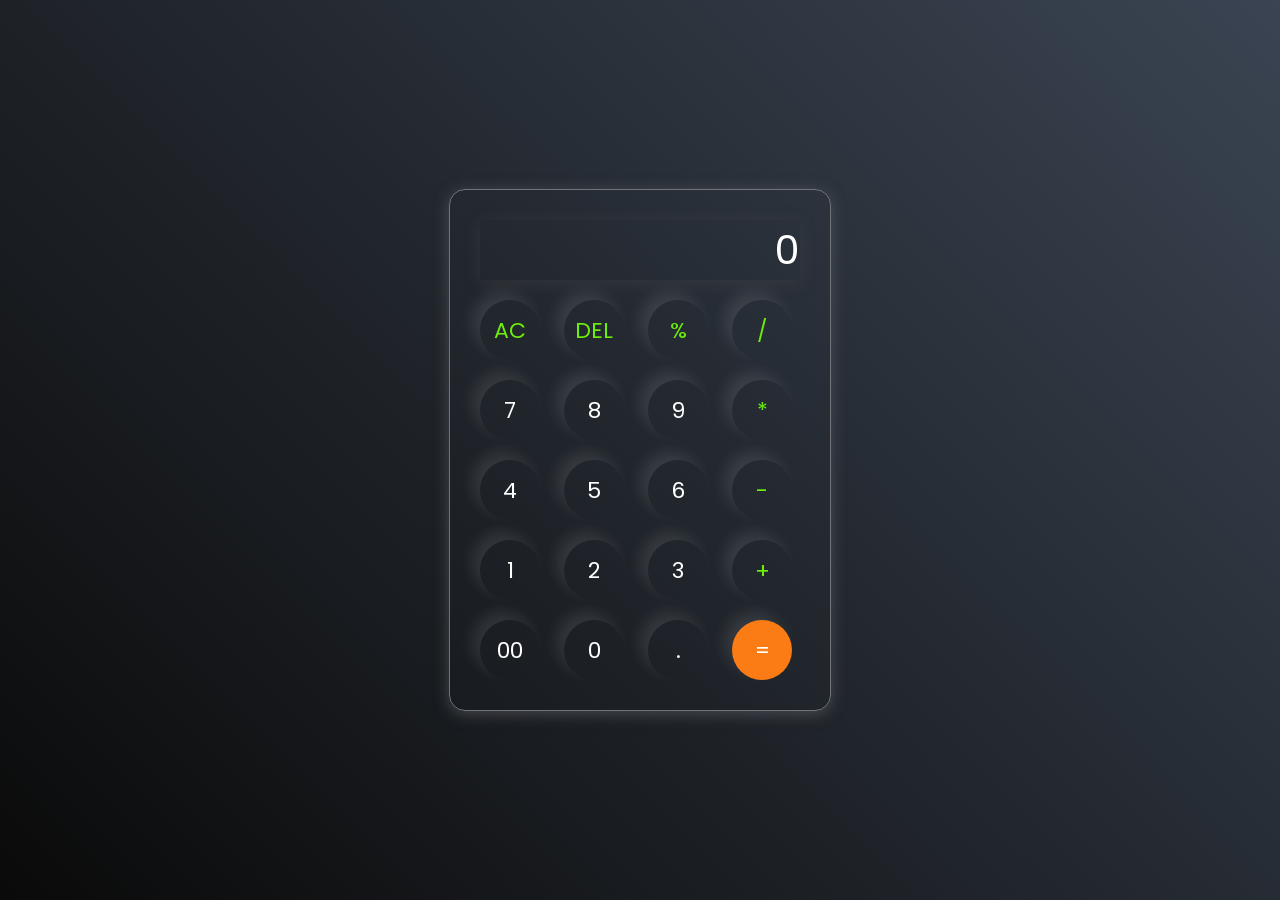
<file: 2_Calculator/index.html>
<!DOCTYPE html>
<html lang="en">
<head>
    <meta charset="UTF-8">
    <meta name="viewport" content="width=device-width, initial-scale=1.0">
    <title>Document</title>
    <link rel="stylesheet" href="./style.css">
</head>
<body>
    <div class="calculator">
        <!-- <h1>calulator</h1> -->
            <input type="text" name="" id="txt-field" placeholder="0">
        <div>
            <button class="operator">AC</button>
            <button class="operator">DEL</button>
            <button class="operator">%</button>
            <button class="operator">/</button>
        </div>
        <div>
            <button>7</button>
            <button>8</button>
            <button>9</button>
            <button class="operator">*</button>
        </div>
        <div>
            <button>4</button>
            <button>5</button>
            <button>6</button>
            <button class="operator">-</button>
        </div>
        <div>
            <button>1</button>
            <button>2</button>
            <button>3</button>
            <button class="operator">+</button>
        </div>
        <div>
            <button>00</button>
            <button>0</button>
            <button>.</button>
            <button class="equal-btn">=</button>
        </div>
    </div>
    <script src="./script.js"></script>
</body>
</html>
</file>
<file: 2_Calculator/style.css>
@import url('https://fonts.googleapis.com/css2?family=Poppins:ital,wght@0,100;0,200;0,300;0,400;0,500;0,600;0,700;0,800;0,900;1,100;1,200;1,300;1,400;1,500;1,600;1,700;1,800;1,900&display=swap');

*{
    padding: 0;
    margin: 0;
    box-sizing: border-box;
    font-family: "Poppins", sans-serif;
}
body{
    width: 100%;
    height: 100vh;
    display: flex;
    justify-content: center;
    align-items: center;
    background: linear-gradient(45deg, #0a0a0a, #3a4452)
}
.calculator{
    border: 1px solid #717377;
    padding: 20px;
    border-radius: 16px;
    background: transparent;
    box-shadow: 0px 3px 15px rgba(113, 115, 119,0.5);

}
input{
    width: 320px;
    border: none;
    pad: 24px ;
    margin: 10px;
    background: transparent;
    box-shadow: 0px 3px 15px rgba(84,84,84,0.3);
    font-size: 40px;
    text-align: right;
    cursor: pointer;
    color:#ffffff;

}
input::placeholder{
    color:#ffffff;
}
button{
    border: none;
    width: 60px;
    height: 60px;
    margin: 10px;
    border-radius: 50%;
    background: transparent;
    color: #ffffff;
    font-size: 22px;
    box-shadow: -8px -8px 15px rgba(255, 255,255,0.1);
    cursor: pointer;
}
.equal-btn{
    background-color: #fb7c14;
}
.operator{
    color: #6dee0a;
}
</file>
